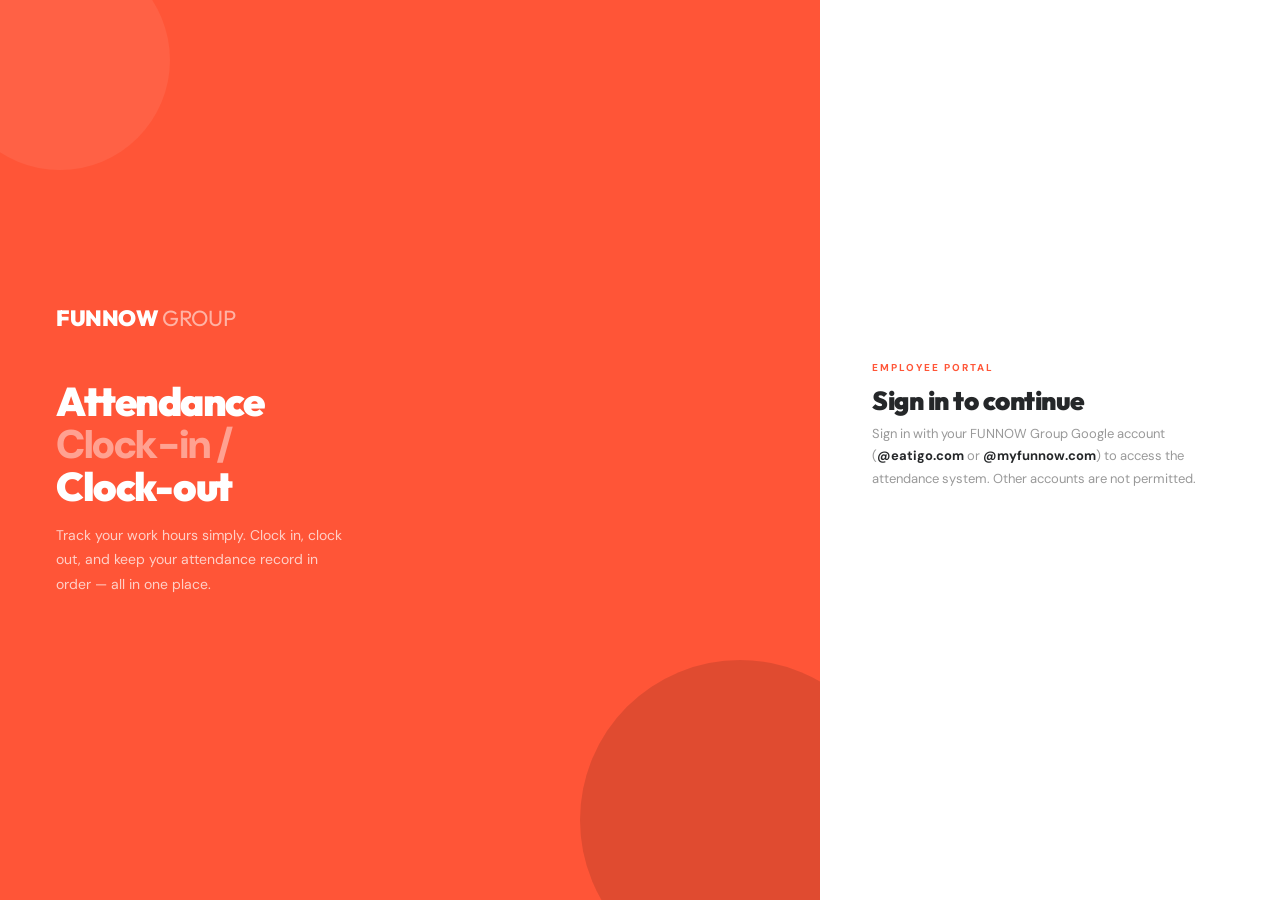
<file: index.html>
<!DOCTYPE html>
<html lang="en">
<head>
  <meta charset="UTF-8">
  <meta name="viewport" content="width=device-width, initial-scale=1.0">
  <title>FUNNOW Group — Attendance</title>

  <!-- Google fonts -->
  <link href="https://fonts.googleapis.com/css2?family=Outfit:wght@400;600;700;800;900&family=DM+Sans:opsz,wght@9..40,400;9..40,500;9..40,600&display=swap" rel="stylesheet">

  <!-- Google Identity Services (Google Sign-In) -->
  <script src="https://accounts.google.com/gsi/client" async></script>

  <!-- App stylesheets (load order matters: tokens → base → components → views) -->
  <link rel="stylesheet" href="assets/css/tokens.css?v=20260510">
  <link rel="stylesheet" href="assets/css/base.css?v=20260510">
  <link rel="stylesheet" href="assets/css/components.css?v=20260510">
  <link rel="stylesheet" href="assets/css/views.css?v=20260510">
</head>
<body>

<!-- ═══════════════════════════════════════════════
     VIEW · Employee login
     ═══════════════════════════════════════════════ -->
<div id="v-login" class="view" style="display:flex">
  <div class="l-left">
    <div class="lc">
      <div class="ll-brand">
        <span class="ll-fn">FUNNOW</span><span class="ll-gr"> GROUP</span>
      </div>
      <h1 class="l-h">Attendance<br><span>Clock-in /</span><br>Clock-out</h1>
      <p class="l-p">Track your work hours simply. Clock in, clock out, and keep your attendance record in order — all in one place.</p>
    </div>
  </div>
  <div class="l-right">
    <p class="l-tag">Employee Portal</p>
    <h2 class="l-title hf">Sign in to continue</h2>
    <p class="l-sub">Sign in with your FUNNOW Group Google account (<strong>@eatigo.com</strong> or <strong>@myfunnow.com</strong>) to access the attendance system. Other accounts are not permitted.</p>
    <div id="g_id_onload"
      data-client_id="833536628314-kciu975apuhvd5c64df197tdg4p91hai.apps.googleusercontent.com"
      data-callback="handleGoogleLogin"
      data-auto_prompt="false">
    </div>
    <div class="g_id_signin"
      data-type="standard"
      data-size="large"
      data-theme="outline"
      data-text="sign_in_with"
      data-shape="rectangular"
      data-logo_alignment="left"
      data-width="348">
    </div>
    <div class="fe" id="le-err"></div>
  </div>
</div>

<!-- ═══════════════════════════════════════════════
     VIEW · Employee home
     ═══════════════════════════════════════════════ -->
<div id="v-home" class="view">
  <div class="nav">
    <div class="nav-brand">
      <span class="nav-fn">FUNNOW</span><span class="nav-gr"> GROUP</span>
      <span class="nav-sep">/</span>
      <span class="nav-pg">Attendance</span>
    </div>
    <div class="nav-r">
      <span class="nav-nm" id="nav-nm"></span>
      <div class="nav-av" id="nav-av">?</div>

      <button class="gb gb-ol inbox-btn" id="h-inbox-nav" style="display:none;" title="Pending Requests">
        📥 <span class="badge" id="nav-req-badge" style="display:none;">0</span>
      </button>
      <button class="gb gb-ol" id="h-admin-nav" style="display:none; color: var(--pu); border-color: rgba(99, 102, 241, 0.4);">Admin Dashboard</button>

      <button class="gb gb-ol" id="h-out">Sign Out</button>
    </div>
  </div>
  <div class="home-body">
    <div class="lp">
      <div class="clock-card">
        <div class="ci">
          <div class="c-lbl">Taiwan Time · UTC+8</div>
          <div class="c-time" id="clk">--:--:--</div>
          <div class="c-date" id="cld">—</div>
        </div>
      </div>
      <div class="sc">
        <div class="uc-row">
          <div class="uc-av" id="uc-av">?</div>
          <div>
            <div class="uc-name" id="uc-name">—</div>
            <div class="uc-email" id="uc-email">—</div>
          </div>
        </div>
      </div>
      <div class="sc">
        <div class="sc-lbl">Work Location</div>
        <div class="mc-btns" id="mc-btns">
          <button class="mc-btn active" data-mode="Office">Office</button>
          <button class="mc-btn" data-mode="Work from Home">Work from Home</button>
          <button class="mc-btn" data-mode="Business Trip">Business Trip</button>
        </div>
      </div>
      <div class="sc">
        <div class="sc-lbl">Actions</div>
        <div class="ac-btns">
          <button class="ac-btn ac-in" id="btn-in">Clock In</button>
          <button class="ac-btn ac-dis" id="btn-out" disabled>Clock Out</button>
        </div>
        <div class="ac-note" id="ac-note"></div>
      </div>
      <div class="sc" id="today-card" style="display:none">
        <div class="sc-lbl">Today's Record</div>
        <div class="td-grid">
          <div class="td-item"><div class="td-lbl">Clock In</div><div class="td-val" id="td-in" style="color:var(--or)">—</div></div>
          <div class="td-item"><div class="td-lbl">Clock Out</div><div class="td-val" id="td-out">—</div></div>
          <div class="td-item"><div class="td-lbl">Duration</div><div class="td-val" id="td-dur" style="color:var(--pu)">—</div></div>
          <div class="td-item"><div class="td-lbl">Location</div><div class="td-val" id="td-mode" style="color:var(--ok);font-size:11px;font-weight:700">—</div></div>
        </div>
      </div>
    </div>
    <div class="rp">
      <div class="rp-hdr">
        <div>
          <div class="rp-title hf">Attendance History <span class="sync-badge sync-ok" id="sync-badge">Synced</span></div>
          <div class="rp-sub" id="rp-sub">Your personal records</div>
        </div>
        <button class="exp-btn" id="h-exp">Export CSV</button>
      </div>
      <div class="filter-row">
        <input type="date" id="f-from" class="fi2" title="From date">
        <span style="color:#bbb;font-size:12px">to</span>
        <input type="date" id="f-to" class="fi2" title="To date">
        <select id="f-mode" class="fi2">
          <option value="">All Locations</option>
          <option value="Office">Office</option>
          <option value="Work from Home">Work from Home</option>
          <option value="Business Trip">Business Trip</option>
        </select>
        <button class="clr-btn" id="f-clr" style="display:none">Clear</button>
      </div>
      <div class="hw">
        <table>
          <thead><tr>
            <th>Date</th><th>Clock In</th><th>Clock Out</th>
            <th>Total Hours</th><th>Work Location</th>
          </tr></thead>
          <tbody id="hist-body">
            <tr class="nr"><td colspan="5">No records yet — clock in to get started.</td></tr>
          </tbody>
        </table>
      </div>
    </div>
  </div>
</div>

<!-- ═══════════════════════════════════════════════
     MODAL · Edit-request submission
     ═══════════════════════════════════════════════ -->
<div id="edit-modal" class="modal-overlay">
  <div class="modal">
    <h3>Request Time Edit</h3>
    <p>Submit a request to your HR Admin to correct an accidental click or forgotten punch.</p>

    <label class="fl">Field to Change</label>
    <select id="edit-field">
      <option value="Clock In">Clock In Time</option>
      <option value="Clock Out">Clock Out Time</option>
      <option value="Location">Work Location</option>
    </select>

    <label class="fl" id="edit-value-label">Proposed Correct Time</label>
    <div id="edit-value-time-row" style="display:flex; gap:10px; align-items:center; margin-bottom:16px;">
      <select id="edit-value-hour" class="fi" style="margin-bottom:0; flex:1; font-family: 'Outfit', sans-serif; font-size: 15px;"></select>
      <span style="font-family:'Outfit',sans-serif; font-weight:900; font-size:24px; color:#999;">:</span>
      <select id="edit-value-minute" class="fi" style="margin-bottom:0; flex:1; font-family: 'Outfit', sans-serif; font-size: 15px;"></select>
    </div>
    <select id="edit-value-location" class="fi" style="display:none">
      <option value="Office">Office</option>
      <option value="Work from Home">Work from Home</option>
      <option value="Business Trip">Business Trip</option>
    </select>

    <label class="fl">Reason for change</label>
    <textarea id="edit-reason" rows="2" placeholder="e.g., Forgot to clock in, accidentally double-clicked..."></textarea>

    <div class="modal-btns">
      <button class="btn-cancel" onclick="closeEditModal()">Cancel</button>
      <button class="btn-submit" id="submit-edit-btn">Send Request</button>
    </div>
  </div>
</div>

<!-- Phase 3 · The master-password #v-admin-login view was removed. Admin
     access is now granted exclusively via Google Sign-In + Admins-sheet
     whitelist + server-side ID-token verification. -->


<!-- ═══════════════════════════════════════════════
     VIEW · Admin dashboard
     ═══════════════════════════════════════════════ -->
<div id="v-admin-dash" class="view">
  <div class="nav">
    <div class="nav-brand">
      <span class="nav-fn">FUNNOW</span><span class="nav-gr"> GROUP</span>
      <span class="nav-sep">/</span>
      <span class="nav-pg">Admin Dashboard</span>
    </div>
    <div class="nav-r">
      <button class="gb gb-ol" id="ad-back">← Back to Portal</button>
    </div>
  </div>
  <div class="ad-body">

    <div class="ad-tabs">
      <button class="ad-tab active" id="btn-tab-records" onclick="switchAdTab('records')">Attendance Records</button>
      <button class="ad-tab" id="btn-tab-requests" onclick="switchAdTab('requests')">
        Inbox & Requests <span class="badge" id="tab-req-badge" style="display:none; margin-left: 4px;">0</span>
      </button>
      <button class="ad-tab" id="btn-tab-roles" onclick="switchAdTab('roles')">Admin Roles</button>
    </div>

    <div id="tab-records" class="ad-tab-content active">
      <div class="stats-row">
        <div class="st"><div class="st-lbl">Total Records</div><div class="st-n" id="s-tot" style="color:var(--or)">0</div><div class="st-s">All time</div></div>
        <div class="st"><div class="st-lbl">Clocked In Today</div><div class="st-n" id="s-in" style="color:var(--pu)">0</div><div class="st-s">Active</div></div>
        <div class="st"><div class="st-lbl">Completed Today</div><div class="st-n" id="s-done" style="color:var(--ok)">0</div><div class="st-s">Clocked out</div></div>
        <div class="st"><div class="st-lbl">Showing</div><div class="st-n" id="s-show" style="color:var(--bk)">0</div><div class="st-s">Current view</div></div>
      </div>
      <div class="filter-row">
        <select id="af-person" class="fi2"><option value="">All Employees</option></select>
        <input type="date" id="af-from" class="fi2" title="From">
        <span style="color:#bbb;font-size:12px">to</span>
        <input type="date" id="af-to" class="fi2" title="To">
        <select id="af-mode" class="fi2">
          <option value="">All Locations</option>
          <option value="Office">Office</option>
          <option value="Work from Home">Work from Home</option>
          <option value="Business Trip">Business Trip</option>
        </select>
        <button class="clr-btn" id="af-clr" style="display:none">Clear filters</button>
        <button class="exp-btn" style="margin-left:auto" id="ad-exp">Export CSV</button>
      </div>
      <div class="hw" style="margin-bottom: 32px;">
        <table>
          <colgroup>
            <col style="width:12%"><col style="width:17%"><col style="width:12%">
            <col style="width:10%"><col style="width:10%"><col style="width:9%">
            <col style="width:14%"><col style="width:8%">
          </colgroup>
          <thead><tr>
            <th>Name</th><th>Email</th><th>Date</th>
            <th>Clock In</th><th>Clock Out</th><th>Total Hours</th>
            <th>Work Location</th><th>Status</th>
          </tr></thead>
          <tbody id="ad-body"><tr class="nr"><td colspan="8">No records yet</td></tr></tbody>
        </table>
      </div>
    </div>

    <div id="tab-requests" class="ad-tab-content">
      <div class="hw" style="margin-bottom: 32px;">
        <table>
          <thead><tr>
            <th>Employee</th><th>Date</th><th>Field</th><th>Proposed Value</th><th>Reason</th><th>Actions</th>
          </tr></thead>
          <tbody id="admin-requests-body">
            <tr class="nr"><td colspan="6">No pending requests at the moment.</td></tr>
          </tbody>
        </table>
      </div>
    </div>

    <div id="tab-roles" class="ad-tab-content">
      <div class="hw" style="padding: 24px;">
        <p style="font-size: 13px; color: #666; margin-bottom: 20px;">Authorized admins can access this dashboard directly via the Employee Portal without needing the master password.</p>
        <div style="display: flex; gap: 10px; margin-bottom: 24px; align-items: center;">
          <input type="text" id="new-admin-email" class="fi" placeholder="hr.manager@funnow.com" style="max-width: 320px; margin-bottom: 0;">
          <button class="btn-submit" onclick="addAdminRole()">Grant Admin Access</button>
        </div>
        <table style="max-width: 600px; border: 1px solid var(--gy-lt); border-radius: 8px;">
          <thead><tr><th>Authorized Admin Email</th><th style="text-align:right">Action</th></tr></thead>
          <tbody id="admin-list-body">
            <tr class="nr"><td colspan="2">Loading admins...</td></tr>
          </tbody>
        </table>
      </div>
    </div>

  </div>
</div>

<!-- Toast notification target -->
<div id="toast"></div>

<!-- ═══════════════════════════════════════════════
     APP SCRIPTS
     Load order matters: config → utils → state → api → router →
     auth → views → main. All are classic (non-module) scripts so
     top-level let/const declarations are shared across files via
     the global lexical environment.
     ═══════════════════════════════════════════════ -->
<script src="js/config.js?v=20260510"></script>
<script src="js/utils.js?v=20260510"></script>
<script src="js/state.js?v=20260510"></script>
<script src="js/api.js?v=20260519"></script>
<script src="js/router.js?v=20260510"></script>
<script src="js/auth.js?v=20260519"></script>
<script src="js/views/login.js?v=20260510"></script>
<script src="js/views/home.js?v=20260510"></script>
<script src="js/views/admin.js?v=20260510"></script>
<script src="js/main.js?v=20260510"></script>
</body>
</html>
</file>
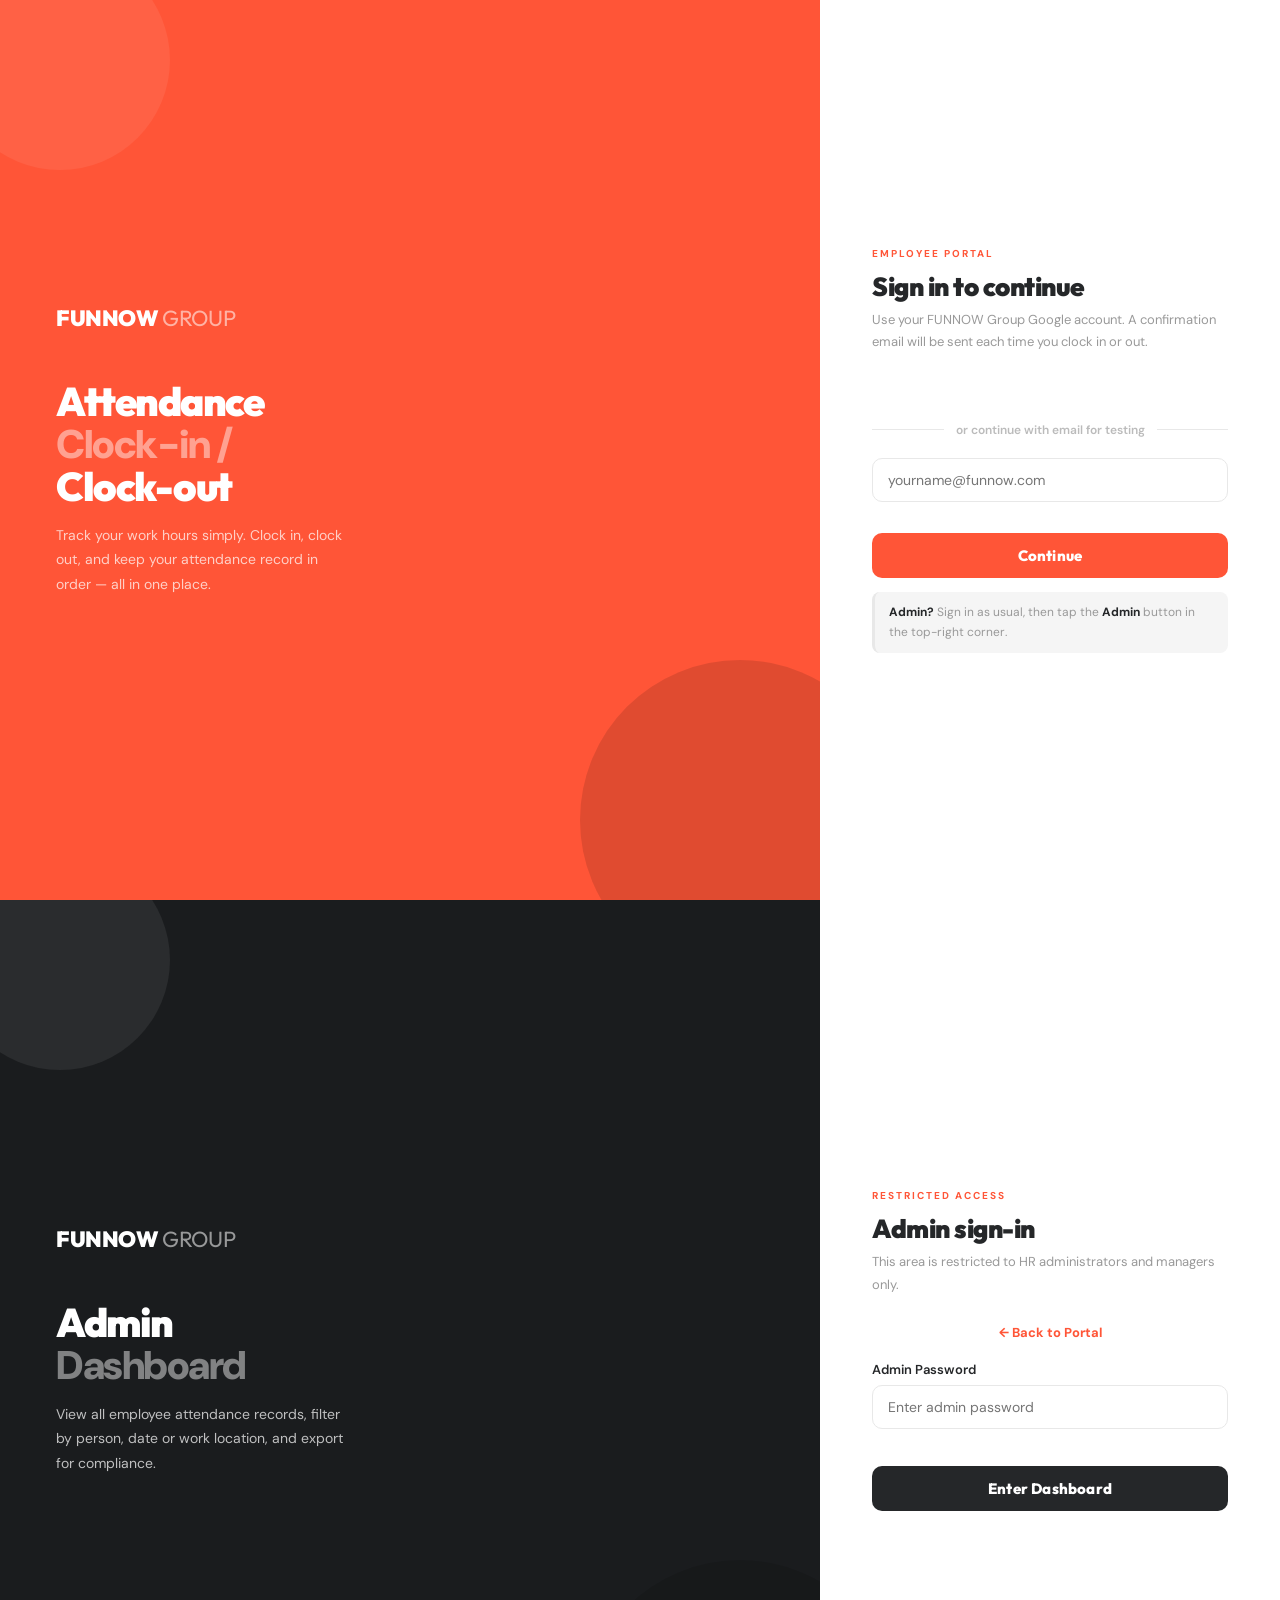
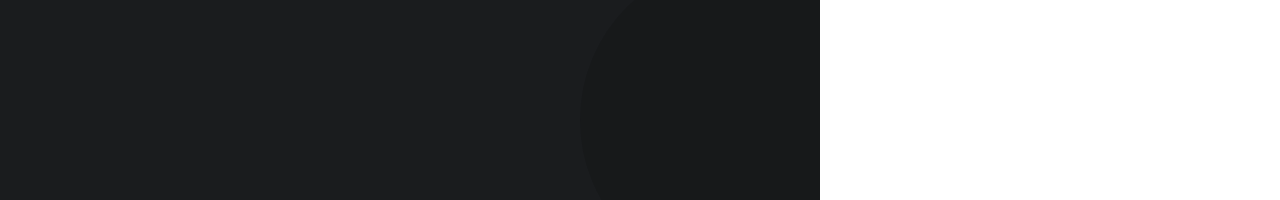
<file: funnow_attendance.html>
<!DOCTYPE html>
<html lang="en">
<head>
<meta charset="UTF-8">
<meta name="viewport" content="width=device-width, initial-scale=1.0">
<title>FUNNOW Group — Attendance</title>
<link href="https://fonts.googleapis.com/css2?family=Outfit:wght@400;600;700;800;900&family=DM+Sans:opsz,wght@9..40,400;9..40,500;9..40,600&display=swap" rel="stylesheet">
<script src="https://accounts.google.com/gsi/client" async></script>
<style>
*,*::before,*::after{box-sizing:border-box;margin:0;padding:0}
:root{
  --or:#FF5537;--or-h:#E8402A;--or-lt:#FFF1EE;
  --bk:#252729;--bk2:#1A1C1E;
  --gy:#C1C1C2;--gy-lt:#F5F5F5;--gy-md:#E8E8E8;
  --ok:#16A34A;--ok-lt:#DCFCE7;
  --wn:#D97706;--wn-lt:#FEF3C7;
  --pu:#6366F1;--pu-lt:#EEF2FF;
  --rd:#DC2626;
}
*{font-family:"DM Sans",-apple-system,sans-serif;-webkit-font-smoothing:antialiased;color:var(--bk)}
body{background:var(--gy-lt);min-height:100vh}
.hf{font-family:"Outfit",sans-serif}
.view{display:none;min-height:100vh}

/* NAV */
.nav{height:56px;background:var(--bk2);display:flex;align-items:center;justify-content:space-between;padding:0 28px;position:sticky;top:0;z-index:200;border-bottom:1px solid rgba(255,255,255,.06)}
.nav-brand{display:flex;align-items:center;gap:6px}
.nav-fn{font-family:"Outfit",sans-serif;font-weight:900;font-size:16px;color:#fff;letter-spacing:-.3px}
.nav-gr{font-family:"Outfit",sans-serif;font-weight:400;font-size:16px;color:rgba(255,255,255,.55);letter-spacing:-.1px}
.nav-sep{color:rgba(255,255,255,.2);margin:0 8px;font-size:13px}
.nav-pg{color:var(--gy);font-size:13px}
.nav-r{display:flex;align-items:center;gap:10px}
.nav-av{width:30px;height:30px;background:var(--or);border-radius:50%;display:flex;align-items:center;justify-content:center;font-family:"Outfit",sans-serif;font-weight:800;font-size:11px;color:#fff}
.nav-nm{color:rgba(255,255,255,.5);font-size:13px;max-width:150px;overflow:hidden;text-overflow:ellipsis;white-space:nowrap}
.gb{padding:7px 15px;border-radius:7px;font-size:12px;font-family:"Outfit",sans-serif;font-weight:700;cursor:pointer;transition:all .15s;border:none;letter-spacing:.2px}
.gb-ol{background:transparent;border:1px solid rgba(255,255,255,.18);color:rgba(255,255,255,.65)}
.gb-ol:hover{border-color:rgba(255,255,255,.4);color:#fff;background:rgba(255,255,255,.07)}
.gb-or{background:var(--or);color:#fff}
.gb-or:hover{background:var(--or-h)}

/* LOGIN SPLIT */
#v-login,#v-admin-login{display:flex;min-height:100vh}
.l-left{flex:1;background:var(--or);display:flex;flex-direction:column;justify-content:center;padding:64px 56px;position:relative;overflow:hidden}
.l-left.dk{background:var(--bk2)}
.l-left::before{content:"";position:absolute;right:-80px;bottom:-80px;width:320px;height:320px;background:rgba(0,0,0,.12);border-radius:50%}
.l-left::after{content:"";position:absolute;left:-50px;top:-50px;width:220px;height:220px;background:rgba(255,255,255,.07);border-radius:50%}
.lc{position:relative;z-index:1}
.ll-brand{margin-bottom:48px}
.ll-fn{font-family:"Outfit",sans-serif;font-weight:900;font-size:22px;color:#fff;letter-spacing:-.5px}
.ll-gr{font-family:"Outfit",sans-serif;font-weight:400;font-size:22px;color:rgba(255,255,255,.55);letter-spacing:-.2px}
.l-h{color:#fff;font-family:"Outfit",sans-serif;font-weight:900;font-size:40px;line-height:1.05;letter-spacing:-1.5px;margin-bottom:16px}
.l-h span{color:rgba(255,255,255,.45)}
.l-p{color:rgba(255,255,255,.72);font-size:14px;line-height:1.75;max-width:300px}
.l-right{width:460px;flex-shrink:0;background:#fff;display:flex;flex-direction:column;justify-content:center;padding:64px 52px}
.l-tag{font-size:10px;font-weight:700;letter-spacing:2px;text-transform:uppercase;color:var(--or);margin-bottom:10px}
.l-title{font-family:"Outfit",sans-serif;font-size:26px;font-weight:900;letter-spacing:-.5px;margin-bottom:6px}
.l-sub{font-size:13px;color:#999;line-height:1.7;margin-bottom:28px}
.fl{display:block;font-weight:600;font-size:13px;margin-bottom:7px}
.fi{width:100%;padding:12px 15px;border:1.5px solid var(--gy-md);border-radius:10px;font-size:14px;font-family:inherit;outline:none;transition:border-color .2s,box-shadow .2s}
.fi:focus{border-color:var(--or);box-shadow:0 0 0 3px rgba(255,85,55,.1)}
.fe{font-size:12px;color:var(--rd);margin-top:5px;min-height:16px}
.pb{width:100%;padding:13px;background:var(--or);color:#fff;border:none;border-radius:10px;font-size:15px;font-weight:800;font-family:"Outfit",sans-serif;cursor:pointer;transition:background .2s,transform .1s;margin-top:16px;letter-spacing:.2px}
.pb:hover{background:var(--or-h)}
.pb:active{transform:scale(.98)}
.pb.dk-btn{background:var(--bk)}
.pb.dk-btn:hover{opacity:.85}
.divd{display:flex;align-items:center;gap:12px;margin:20px 0}
.divd::before,.divd::after{content:"";flex:1;height:1px;background:var(--gy-md)}
.divd span{font-size:12px;color:#bbb;font-weight:600;white-space:nowrap}
.info-b{margin-top:14px;padding:11px 14px;background:var(--gy-lt);border-radius:8px;font-size:12px;color:#999;line-height:1.65;border-left:3px solid var(--gy-md)}
.info-b strong{color:var(--bk)}
.back-lnk{background:none;border:none;color:var(--or);cursor:pointer;font-size:13px;font-weight:700;font-family:inherit;padding:0;margin-bottom:20px;display:inline-block}

/* HOME */
#v-home{display:none}
.home-body{display:grid;grid-template-columns:300px 1fr;gap:20px;max-width:1140px;margin:0 auto;padding:28px 24px 60px}

/* LEFT PANEL */
.lp{display:flex;flex-direction:column;gap:14px}
.clock-card{background:var(--bk2);border-radius:18px;padding:26px;position:relative;overflow:hidden}
.clock-card::before{content:"";position:absolute;right:-40px;top:-40px;width:180px;height:180px;background:var(--or);border-radius:50%;opacity:.09}
.ci{position:relative;z-index:1}
.c-lbl{font-size:10px;font-weight:700;letter-spacing:1.8px;text-transform:uppercase;color:rgba(193,193,194,.6);margin-bottom:4px}
.c-time{font-family:"Outfit",sans-serif;font-size:50px;font-weight:900;color:#fff;letter-spacing:-2px;line-height:1}
.c-date{color:rgba(255,255,255,.4);font-size:12px;margin-top:6px}
.sc{background:#fff;border-radius:14px;padding:18px 20px;border:1px solid rgba(0,0,0,.05)}
.sc-lbl{font-size:10px;font-weight:700;text-transform:uppercase;letter-spacing:.8px;color:#bbb;margin-bottom:12px}
.uc-row{display:flex;align-items:center;gap:12px}
.uc-av{width:38px;height:38px;background:var(--or);border-radius:10px;display:flex;align-items:center;justify-content:center;font-family:"Outfit",sans-serif;font-weight:900;font-size:13px;color:#fff;flex-shrink:0}
.uc-ph{width:38px;height:38px;border-radius:10px;object-fit:cover;flex-shrink:0}
.uc-name{font-family:"Outfit",sans-serif;font-weight:800;font-size:14px;letter-spacing:-.3px}
.uc-email{font-size:11px;color:#999;margin-top:1px;overflow:hidden;text-overflow:ellipsis;white-space:nowrap;max-width:210px}
.mc-btns{display:flex;flex-direction:column;gap:7px}
.mc-btn{padding:10px 14px;border-radius:9px;border:1.5px solid var(--gy-md);background:#fff;color:#aaa;font-family:inherit;font-weight:600;font-size:13px;cursor:pointer;transition:all .18s;text-align:left}
.mc-btn.active{border-color:var(--or);background:var(--or-lt);color:var(--or)}
.mc-btn:hover:not(.active){border-color:#ccc;color:var(--bk)}
.ac-btns{display:flex;flex-direction:column;gap:9px}
.ac-btn{width:100%;padding:15px;border-radius:11px;border:none;font-family:"Outfit",sans-serif;font-size:16px;font-weight:900;cursor:pointer;transition:all .18s;letter-spacing:-.2px}
.ac-in{background:var(--or);color:#fff}
.ac-in:hover{background:var(--or-h);transform:translateY(-1px)}
.ac-out{background:var(--bk);color:#fff}
.ac-out:hover{opacity:.85;transform:translateY(-1px)}
.ac-dis{background:var(--gy-md);color:#bbb;cursor:not-allowed}
.ac-note{font-size:11px;color:#bbb;text-align:center;margin-top:8px;font-weight:600}
.td-grid{display:grid;grid-template-columns:1fr 1fr;gap:9px}
.td-item{background:var(--gy-lt);border-radius:9px;padding:12px}
.td-lbl{font-size:10px;color:#bbb;font-weight:700;text-transform:uppercase;letter-spacing:.5px;margin-bottom:4px}
.td-val{font-family:"Outfit",sans-serif;font-size:17px;font-weight:800;line-height:1.1}

/* RIGHT PANEL */
.rp-hdr{display:flex;align-items:flex-end;justify-content:space-between;margin-bottom:14px}
.rp-title{font-family:"Outfit",sans-serif;font-size:16px;font-weight:800;letter-spacing:-.3px}
.rp-sub{font-size:12px;color:#bbb;margin-top:2px}
.exp-btn{background:var(--or);color:#fff;border:none;padding:8px 16px;border-radius:8px;cursor:pointer;font-family:"Outfit",sans-serif;font-size:12px;font-weight:800;transition:background .2s}
.exp-btn:hover{background:var(--or-h)}
.filter-row{display:flex;align-items:center;gap:10px;margin-bottom:12px;flex-wrap:wrap}
.fi2{padding:8px 12px;border-radius:8px;border:1.5px solid var(--gy-md);font-family:inherit;font-size:13px;outline:none;transition:border-color .2s;background:#fff;color:var(--bk)}
.fi2:focus{border-color:var(--or)}
.clr-btn{background:none;border:1.5px solid var(--gy-md);padding:7px 13px;border-radius:8px;cursor:pointer;font-family:inherit;font-size:12px;color:#888;transition:all .15s}
.clr-btn:hover{background:var(--gy-lt)}
.hw{background:#fff;border-radius:16px;overflow:hidden;border:1px solid rgba(0,0,0,.07)}
table{width:100%;border-collapse:collapse}
thead tr{background:var(--bk2)}
thead th{padding:12px 16px;text-align:left;color:rgba(255,255,255,.5);font-size:10px;font-weight:700;text-transform:uppercase;letter-spacing:.8px;white-space:nowrap}
tbody tr{border-bottom:1px solid var(--gy-lt);transition:background .12s}
tbody tr:hover{background:#FAFAFA}
tbody tr:last-child{border-bottom:none}
tbody td{padding:13px 16px;font-size:13px}
.nr td{padding:48px;text-align:center;color:var(--gy);font-style:italic}

/* ADMIN */
#v-admin-dash{display:none}
.ad-body{max-width:1140px;margin:0 auto;padding:28px 24px 60px}
.ad-hdr{margin-bottom:22px}
.ad-hdr h2{font-family:"Outfit",sans-serif;font-size:22px;font-weight:900;letter-spacing:-.5px}
.ad-hdr p{color:#999;font-size:13px;margin-top:3px}
.stats-row{display:grid;grid-template-columns:repeat(4,1fr);gap:14px;margin-bottom:22px}
.st{background:#fff;border-radius:13px;padding:18px 22px;border:1px solid rgba(0,0,0,.05)}
.st-lbl{font-size:10px;font-weight:700;text-transform:uppercase;letter-spacing:.8px;color:#bbb;margin-bottom:6px}
.st-n{font-family:"Outfit",sans-serif;font-size:34px;font-weight:900;line-height:1;letter-spacing:-1px}
.st-s{font-size:11px;color:#bbb;margin-top:3px}
.pill{display:inline-block;padding:3px 10px;border-radius:20px;font-size:11px;font-weight:700}
.p-ok{background:var(--ok-lt);color:var(--ok)}
.p-pr{background:var(--pu-lt);color:var(--pu)}

/* SYNC INDICATOR */
.sync-badge{display:inline-flex;align-items:center;gap:6px;font-size:11px;font-weight:600;padding:4px 10px;border-radius:20px;margin-left:10px}
.sync-ok{background:var(--ok-lt);color:var(--ok)}
.sync-err{background:#FEE2E2;color:var(--rd)}
.sync-ing{background:var(--pu-lt);color:var(--pu)}

/* TOAST */
#toast{display:none;position:fixed;bottom:28px;left:50%;transform:translateX(-50%);padding:11px 22px;border-radius:50px;font-weight:700;font-size:13px;z-index:9999;white-space:nowrap;color:#fff;animation:fu .25s ease;box-shadow:0 4px 20px rgba(0,0,0,.2)}
@keyframes fu{from{opacity:0;transform:translateX(-50%) translateY(8px)}to{opacity:1;transform:translateX(-50%) translateY(0)}}

@media(max-width:900px){
  .home-body{grid-template-columns:1fr}
  #v-login,#v-admin-login{flex-direction:column}
  .l-left{padding:40px 32px}
  .l-right{width:100%;padding:36px 32px}
  .l-h{font-size:30px}
  .stats-row{grid-template-columns:1fr 1fr}
  .c-time{font-size:44px}
  .nav{padding:0 16px}
}
</style>
</head>
<body>

<!-- LOGIN -->
<div id="v-login" class="view" style="display:flex">
  <div class="l-left">
    <div class="lc">
      <div class="ll-brand">
        <span class="ll-fn">FUNNOW</span><span class="ll-gr"> GROUP</span>
      </div>
      <h1 class="l-h">Attendance<br><span>Clock-in /</span><br>Clock-out</h1>
      <p class="l-p">Track your work hours simply. Clock in, clock out, and keep your attendance record in order — all in one place.</p>
    </div>
  </div>
  <div class="l-right">
    <p class="l-tag">Employee Portal</p>
    <h2 class="l-title hf">Sign in to continue</h2>
    <p class="l-sub">Use your FUNNOW Group Google account. A confirmation email will be sent each time you clock in or out.</p>
    <div id="g_id_onload"
      data-client_id="833536628314-kciu975apuhvd5c64df197tdg4p91hai.apps.googleusercontent.com"
      data-callback="handleGoogleLogin"
      data-auto_prompt="false">
    </div>
    <div class="g_id_signin"
      data-type="standard"
      data-size="large"
      data-theme="outline"
      data-text="sign_in_with"
      data-shape="rectangular"
      data-logo_alignment="left"
      data-width="348">
    </div>
    <div class="fe" id="le-err"></div>
    <div class="divd"><span>or continue with email for testing</span></div>
    <input type="text" id="le" class="fi" placeholder="yourname@funnow.com">
    <div class="fe" id="le-err2"></div>
    <button class="pb" id="l-btn" style="margin-top:10px">Continue</button>
    <div class="info-b" style="margin-top:14px"><strong>Admin?</strong> Sign in as usual, then tap the <strong>Admin</strong> button in the top-right corner.</div>
  </div>
</div>

<!-- HOME -->
<div id="v-home" class="view">
  <div class="nav">
    <div class="nav-brand">
      <span class="nav-fn">FUNNOW</span><span class="nav-gr"> GROUP</span>
      <span class="nav-sep">/</span>
      <span class="nav-pg">Attendance</span>
    </div>
    <div class="nav-r">
      <span class="nav-nm" id="nav-nm"></span>
      <div class="nav-av" id="nav-av">?</div>
      <button class="gb gb-ol" id="h-admin">Admin</button>
      <button class="gb gb-ol" id="h-out">Sign Out</button>
    </div>
  </div>
  <div class="home-body">
    <div class="lp">
      <div class="clock-card">
        <div class="ci">
          <div class="c-lbl">Taiwan Time · UTC+8</div>
          <div class="c-time" id="clk">--:--:--</div>
          <div class="c-date" id="cld">—</div>
        </div>
      </div>
      <div class="sc">
        <div class="uc-row">
          <div class="uc-av" id="uc-av">?</div>
          <div>
            <div class="uc-name" id="uc-name">—</div>
            <div class="uc-email" id="uc-email">—</div>
          </div>
        </div>
      </div>
      <div class="sc">
        <div class="sc-lbl">Work Location</div>
        <div class="mc-btns" id="mc-btns">
          <button class="mc-btn active" data-mode="Office">Office</button>
          <button class="mc-btn" data-mode="Work from Home">Work from Home</button>
          <button class="mc-btn" data-mode="Business Trip">Business Trip</button>
        </div>
      </div>
      <div class="sc">
        <div class="sc-lbl">Actions</div>
        <div class="ac-btns">
          <button class="ac-btn ac-in" id="btn-in">Clock In</button>
          <button class="ac-btn ac-dis" id="btn-out" disabled>Clock Out</button>
        </div>
        <div class="ac-note" id="ac-note"></div>
      </div>
      <div class="sc" id="today-card" style="display:none">
        <div class="sc-lbl">Today's Record</div>
        <div class="td-grid">
          <div class="td-item"><div class="td-lbl">Clock In</div><div class="td-val" id="td-in" style="color:var(--or)">—</div></div>
          <div class="td-item"><div class="td-lbl">Clock Out</div><div class="td-val" id="td-out">—</div></div>
          <div class="td-item"><div class="td-lbl">Duration</div><div class="td-val" id="td-dur" style="color:var(--pu)">—</div></div>
          <div class="td-item"><div class="td-lbl">Location</div><div class="td-val" id="td-mode" style="color:var(--ok);font-size:11px;font-weight:700">—</div></div>
        </div>
      </div>
    </div>
    <div class="rp">
      <div class="rp-hdr">
        <div>
          <div class="rp-title hf">Attendance History <span class="sync-badge sync-ok" id="sync-badge">Synced</span></div>
          <div class="rp-sub" id="rp-sub">Your personal records</div>
        </div>
        <button class="exp-btn" id="h-exp">Export CSV</button>
      </div>
      <div class="filter-row">
        <input type="date" id="f-from" class="fi2" title="From date">
        <span style="color:#bbb;font-size:12px">to</span>
        <input type="date" id="f-to" class="fi2" title="To date">
        <select id="f-mode" class="fi2">
          <option value="">All Locations</option>
          <option value="Office">Office</option>
          <option value="Work from Home">Work from Home</option>
          <option value="Business Trip">Business Trip</option>
        </select>
        <button class="clr-btn" id="f-clr" style="display:none">Clear</button>
      </div>
      <div class="hw">
        <table>
          <thead><tr>
            <th>Date</th><th>Clock In</th><th>Clock Out</th>
            <th>Total Hours</th><th>Work Location</th>
          </tr></thead>
          <tbody id="hist-body">
            <tr class="nr"><td colspan="5">No records yet — clock in to get started.</td></tr>
          </tbody>
        </table>
      </div>
    </div>
  </div>
</div>

<!-- ADMIN LOGIN -->
<div id="v-admin-login" class="view">
  <div class="l-left dk">
    <div class="lc">
      <div class="ll-brand" style="margin-bottom:48px">
        <span class="ll-fn">FUNNOW</span><span class="ll-gr"> GROUP</span>
      </div>
      <h1 class="l-h">Admin<br><span>Dashboard</span></h1>
      <p class="l-p">View all employee attendance records, filter by person, date or work location, and export for compliance.</p>
    </div>
  </div>
  <div class="l-right">
    <p class="l-tag">Restricted Access</p>
    <h2 class="l-title hf">Admin sign-in</h2>
    <p class="l-sub">This area is restricted to HR administrators and managers only.</p>
    <button id="al-back" class="back-lnk">← Back to Portal</button>
    <label class="fl" for="al-pwd">Admin Password</label>
    <input type="password" id="al-pwd" class="fi" placeholder="Enter admin password">
    <div class="fe" id="al-err"></div>
    <button class="pb dk-btn" id="al-enter">Enter Dashboard</button>
  </div>
</div>

<!-- ADMIN DASH -->
<div id="v-admin-dash" class="view">
  <div class="nav">
    <div class="nav-brand">
      <span class="nav-fn">FUNNOW</span><span class="nav-gr"> GROUP</span>
      <span class="nav-sep">/</span>
      <span class="nav-pg">Admin Dashboard</span>
    </div>
    <div class="nav-r">
      <button class="gb gb-ol" id="ad-back">← Back to Portal</button>
    </div>
  </div>
  <div class="ad-body">
    <div class="ad-hdr">
      <h2>Attendance Records</h2>
      <p>Taiwan Operations · All employee data — synced to Google Sheets</p>
    </div>
    <div class="stats-row">
      <div class="st"><div class="st-lbl">Total Records</div><div class="st-n" id="s-tot" style="color:var(--or)">0</div><div class="st-s">All time</div></div>
      <div class="st"><div class="st-lbl">Clocked In Today</div><div class="st-n" id="s-in" style="color:var(--pu)">0</div><div class="st-s">Active</div></div>
      <div class="st"><div class="st-lbl">Completed Today</div><div class="st-n" id="s-done" style="color:var(--ok)">0</div><div class="st-s">Clocked out</div></div>
      <div class="st"><div class="st-lbl">Showing</div><div class="st-n" id="s-show" style="color:var(--bk)">0</div><div class="st-s">Current view</div></div>
    </div>
    <div class="filter-row">
      <select id="af-person" class="fi2"><option value="">All Employees</option></select>
      <input type="date" id="af-from" class="fi2" title="From">
      <span style="color:#bbb;font-size:12px">to</span>
      <input type="date" id="af-to" class="fi2" title="To">
      <select id="af-mode" class="fi2">
        <option value="">All Locations</option>
        <option value="Office">Office</option>
        <option value="Work from Home">Work from Home</option>
        <option value="Business Trip">Business Trip</option>
      </select>
      <button class="clr-btn" id="af-clr" style="display:none">Clear filters</button>
      <button class="exp-btn" style="margin-left:auto" id="ad-exp">Export CSV</button>
    </div>
    <div class="hw">
      <table>
        <colgroup>
          <col style="width:12%"><col style="width:17%"><col style="width:12%">
          <col style="width:10%"><col style="width:10%"><col style="width:9%">
          <col style="width:14%"><col style="width:8%">
        </colgroup>
        <thead><tr>
          <th>Name</th><th>Email</th><th>Date</th>
          <th>Clock In</th><th>Clock Out</th><th>Total Hours</th>
          <th>Work Location</th><th>Status</th>
        </tr></thead>
        <tbody id="ad-body"><tr class="nr"><td colspan="8">No records yet</td></tr></tbody>
      </table>
    </div>
  </div>
</div>

<div id="toast"></div>

<script>
// ═══════════════════════════════════════════════
// CONFIG — paste your Apps Script URL below after setup
// ═══════════════════════════════════════════════
const APPS_SCRIPT_URL = "https://script.google.com/a/macros/eatigo.com/s/AKfycbw3MkJM1QlhFQ8_OlJp5sCyP32ryIZt0qY3oGoR8pow7pih-LCGaLRuK65To1d75gW6Nw/exec";
const PWD   = "FunNow@Admin25";
const LOCAL = "fn_att_v5";
const GMAIL = "https://gmailmcp.googleapis.com/mcp/v1";

let U = null, MODE = "Office", BUSY = false;
let records = [];
let fFrom="", fTo="", fMode="", afPerson="", afFrom="", afTo="", afMode="";

// ── Helpers ──
const getTW  = () => { const u=Date.now()+new Date().getTimezoneOffset()*60000; return new Date(u+8*3600000); };
const tStr   = d => [d.getHours(),d.getMinutes(),d.getSeconds()].map(n=>String(n).padStart(2,"0")).join(":");
const t4     = d => [d.getHours(),d.getMinutes()].map(n=>String(n).padStart(2,"0")).join(":");
const dKey   = d => [d.getFullYear(),String(d.getMonth()+1).padStart(2,"0"),String(d.getDate()).padStart(2,"0")].join("-");
const dLong  = d => d.toLocaleDateString("en-US",{weekday:"long",month:"long",day:"numeric",year:"numeric"});
const dDisp  = s => { const [y,m,day]=s.split("-"); return dLong(new Date(+y,+m-1,+day)); };
const dur    = (a,b) => { const ms=new Date(b)-new Date(a),h=Math.floor(ms/3600000),m=Math.floor((ms%3600000)/60000); return h+"h "+m+"m"; };
const nameF  = e => e.includes("@")?e.split("@")[0].replace(/[._]/g," ").replace(/\b\w/g,c=>c.toUpperCase()):"Admin";
const inits  = n => n.split(" ").slice(0,2).map(p=>p[0]||"").join("").toUpperCase()||"?";

// ── Local storage fallback ──
const loadLocal = () => { try{ return JSON.parse(localStorage.getItem(LOCAL)||"[]"); }catch{ return []; } };
const saveLocal = r => localStorage.setItem(LOCAL, JSON.stringify(r));

// ── Google Sheets sync ──
const SHEETS_READY = APPS_SCRIPT_URL !== "YOUR_APPS_SCRIPT_URL_HERE";

function setSyncBadge(state){
  const b = document.getElementById("sync-badge");
  if(!b) return;
  b.className = "sync-badge";
  if(state==="ok"){ b.classList.add("sync-ok"); b.textContent="Synced"; }
  else if(state==="err"){ b.classList.add("sync-err"); b.textContent="Offline mode"; }
  else { b.classList.add("sync-ing"); b.textContent="Syncing..."; }
}

async function pushToSheet(rec){
  if(!SHEETS_READY){ setSyncBadge("err"); return; }
  setSyncBadge("ing");
  try{
    await fetch(APPS_SCRIPT_URL, {
      method:"POST",
      mode:"no-cors",
      headers:{"Content-Type":"application/json"},
      body: JSON.stringify({action:"upsert", record: rec})
    });
    setSyncBadge("ok");
  } catch(e){ setSyncBadge("err"); }
}

async function fetchFromSheet(){
  if(!SHEETS_READY){ records = loadLocal(); return; }
  setSyncBadge("ing");
  try{
    const r = await fetch(APPS_SCRIPT_URL+"?action=getAll");
    const data = await r.json();
    records = Array.isArray(data) ? data : loadLocal();
    saveLocal(records);
    setSyncBadge("ok");
  } catch(e){
    records = loadLocal();
    setSyncBadge("err");
  }
}

async function fetchUserRecords(){
  if(!SHEETS_READY){ records = loadLocal(); renderHistTable(); return; }
  setSyncBadge("ing");
  try{
    const r = await fetch(`${APPS_SCRIPT_URL}?action=getByEmail&email=${encodeURIComponent(U.email)}`);
    const data = await r.json();
    const myRecs = Array.isArray(data) ? data : [];
    // merge with local cache keeping user's records fresh
    const otherRecs = loadLocal().filter(x => x.email !== U.email);
    records = [...otherRecs, ...myRecs];
    saveLocal(records);
    setSyncBadge("ok");
  } catch(e){
    records = loadLocal();
    setSyncBadge("err");
  }
  renderHistTable();
}

const todayRec = () => {
  if(!U) return null;
  const t = dKey(getTW());
  return records.find(r => r.email===U.email && r.date===t) || null;
};

// ── Views ──
const VIEWS = ["v-login","v-home","v-admin-login","v-admin-dash"];
const show  = v => { VIEWS.forEach(id=>document.getElementById(id).style.display="none"); document.getElementById(v).style.display="block"; };

let TT;
const toast = (msg,type="success") => {
  const clr={success:"#16A34A",error:"#DC2626",warning:"#D97706"};
  const el=document.getElementById("toast");
  el.textContent=msg; el.style.background=clr[type]||clr.success; el.style.display="block";
  clearTimeout(TT); TT=setTimeout(()=>el.style.display="none",4000);
};

// ── Google Sign-In ──
window.handleGoogleLogin = function(response){
  try{
    const p = response.credential.split(".");
    const pl = JSON.parse(atob(p[1].replace(/-/g,"+").replace(/_/g,"/")));
    loginUser(pl.email, pl.name, pl.picture);
  } catch(e){
    document.getElementById("le-err").textContent = "Google sign-in failed. Please try again.";
  }
};

function loginUser(email, name, photo){
  U = {email, name: name||nameF(email), photo: photo||null};
  document.getElementById("nav-nm").textContent  = U.name;
  document.getElementById("nav-av").textContent  = inits(U.name);
  document.getElementById("uc-name").textContent  = U.name;
  document.getElementById("uc-email").textContent = U.email;
  const av = document.getElementById("uc-av");
  if(U.photo){ av.outerHTML = `<img src="${U.photo}" class="uc-ph" id="uc-av" alt="${U.name}">`; }
  else{ av.textContent = inits(U.name); }
  show("v-home");
  records = loadLocal();
  renderHome();
  fetchUserRecords();
}

// ── Clock ──
const tick = () => {
  const now = getTW();
  const ce=document.getElementById("clk"), de=document.getElementById("cld");
  if(ce) ce.textContent = tStr(now);
  if(de) de.textContent = dLong(now);
  if(document.getElementById("v-home").style.display!=="none") renderButtons();
};
setInterval(tick,1000); tick();

// ── Render home ──
function renderHome(){
  renderButtons();
  renderTodayCard();
  renderHistTable();
}

function renderButtons(){
  const rec=todayRec(), hasIn=rec&&rec.clockIn, hasOut=rec&&rec.clockOut;
  const btnIn=document.getElementById("btn-in"), btnOut=document.getElementById("btn-out");
  const note=document.getElementById("ac-note");
  if(hasIn&&!hasOut){
    btnIn.className="ac-btn ac-dis"; btnIn.disabled=true;
    btnOut.className="ac-btn ac-out"; btnOut.disabled=false;
    note.textContent="Clocked in at "+rec.clockInDisplay;
  } else if(hasOut){
    btnIn.className="ac-btn ac-dis"; btnIn.disabled=true;
    btnOut.className="ac-btn ac-dis"; btnOut.disabled=true;
    note.textContent="Day complete — have a great evening!";
  } else {
    btnIn.className="ac-btn ac-in"; btnIn.disabled=false;
    btnOut.className="ac-btn ac-dis"; btnOut.disabled=true;
    note.textContent="";
  }
}

function renderTodayCard(){
  const rec=todayRec(), hasIn=rec&&rec.clockIn;
  const tc=document.getElementById("today-card");
  if(hasIn){
    tc.style.display="block";
    document.getElementById("td-in").textContent  = rec.clockInDisplay||"—";
    document.getElementById("td-out").textContent = rec.clockOutDisplay||"—";
    document.getElementById("td-dur").textContent = rec.duration||(rec.clockOut?"—":"Ongoing");
    document.getElementById("td-mode").textContent = rec.workMode||"—";
  } else { tc.style.display="none"; }
}

function renderHistTable(){
  let data = records.filter(r => r.email===U.email);
  if(fFrom) data = data.filter(r => r.date >= fFrom);
  if(fTo)   data = data.filter(r => r.date <= fTo);
  if(fMode) data = data.filter(r => r.workMode===fMode);
  document.getElementById("rp-sub").textContent = data.length+" record"+(data.length===1?"":"s");
  document.getElementById("f-clr").style.display=(fFrom||fTo||fMode)?"block":"none";
  const tbody=document.getElementById("hist-body");
  if(!data.length){ tbody.innerHTML="<tr class='nr'><td colspan='5'>No records found.</td></tr>"; return; }
  tbody.innerHTML=[...data].reverse().map(r=>{
    const isToday=r.date===dKey(getTW());
    return`<tr>
      <td style="font-weight:700">${dDisp(r.date)}${isToday?` <span style="font-size:10px;background:var(--or-lt);color:var(--or);padding:2px 8px;border-radius:20px;font-weight:700;margin-left:4px">Today</span>`:""}</td>
      <td style="color:var(--or);font-weight:700;font-family:Outfit,sans-serif">${r.clockInDisplay||"—"}</td>
      <td style="font-weight:700;font-family:Outfit,sans-serif">${r.clockOutDisplay||`<span style="color:#bbb;font-style:italic;font-size:12px;font-family:DM Sans">In progress</span>`}</td>
      <td style="color:var(--pu);font-weight:700;font-family:Outfit,sans-serif">${r.duration||(r.clockIn&&!r.clockOut?`<span style="color:#bbb;font-style:italic;font-size:12px;font-family:DM Sans">Ongoing</span>`:"—")}</td>
      <td style="font-size:12px;font-weight:600;color:#666">${r.workMode||"—"}</td>
    </tr>`;
  }).join("");
}

// ── Email ──
async function sendEmail(type,data){
  const isIn=type==="in",clr=isIn?"#FF5537":"#252729";
  const subj=`[FUNNOW Group] ${isIn?"Clock-In":"Clock-Out"} Confirmed — ${data.date}`;
  const rows=isIn
    ?`<tr><td style="padding:11px 16px;color:#999;font-size:13px;border-bottom:1px solid #f0f0f0">Date</td><td style="padding:11px 16px;font-weight:700">${data.date}</td></tr>
       <tr><td style="padding:11px 16px;color:#999;font-size:13px;border-bottom:1px solid #f0f0f0">Clock In</td><td style="padding:11px 16px;font-weight:700;color:#FF5537">${data.clockIn} (Taiwan Time)</td></tr>
       <tr><td style="padding:11px 16px;color:#999;font-size:13px">Work Location</td><td style="padding:11px 16px;font-weight:700">${data.workMode}</td></tr>`
    :`<tr><td style="padding:11px 16px;color:#999;font-size:13px;border-bottom:1px solid #f0f0f0">Date</td><td style="padding:11px 16px;font-weight:700">${data.date}</td></tr>
       <tr><td style="padding:11px 16px;color:#999;font-size:13px;border-bottom:1px solid #f0f0f0">Clock In</td><td style="padding:11px 16px;font-weight:700">${data.clockIn}</td></tr>
       <tr><td style="padding:11px 16px;color:#999;font-size:13px;border-bottom:1px solid #f0f0f0">Clock Out</td><td style="padding:11px 16px;font-weight:700;color:#FF5537">${data.clockOut}</td></tr>
       <tr><td style="padding:11px 16px;color:#999;font-size:13px;border-bottom:1px solid #f0f0f0">Total Hours</td><td style="padding:11px 16px;font-weight:700;color:#16A34A">${data.duration}</td></tr>
       <tr><td style="padding:11px 16px;color:#999;font-size:13px">Work Location</td><td style="padding:11px 16px;font-weight:700">${data.workMode}</td></tr>`;
  const html=`<div style="font-family:Arial,sans-serif;max-width:500px;margin:0 auto"><div style="background:${clr};border-radius:14px 14px 0 0;padding:24px 30px"><div style="font-size:10px;font-weight:700;color:rgba(255,255,255,.45);letter-spacing:2px;text-transform:uppercase;margin-bottom:5px">FUNNOW Group · Attendance</div><h1 style="margin:0;color:#fff;font-size:20px;font-weight:900">${isIn?"Clock-In Confirmed":"Clock-Out Confirmed"}</h1></div><div style="background:#fafafa;padding:24px 30px;border-radius:0 0 14px 14px;border:1px solid #eee;border-top:none"><p style="margin:0 0 18px;color:#555;font-size:14px;line-height:1.65">Hi ${data.name}, your attendance record has been saved.</p><table style="width:100%;border-collapse:collapse;background:#fff;border-radius:9px;overflow:hidden;border:1px solid #eee">${rows}</table><p style="margin:16px 0 0;font-size:11px;color:#ccc">Automated message · FUNNOW Group Attendance System</p></div></div>`;
  try{
    await fetch("https://api.anthropic.com/v1/messages",{method:"POST",headers:{"Content-Type":"application/json"},
      body:JSON.stringify({model:"claude-sonnet-4-20250514",max_tokens:500,
        mcp_servers:[{type:"url",url:GMAIL,name:"gmail"}],
        messages:[{role:"user",content:`Send an email to ${U.email} with subject "${subj}" and this HTML body:\n${html}`}]})});
  } catch(e){ console.warn("Email skipped:",e); }
}

// ── Clock In ──
async function doClockIn(){
  if(BUSY) return;
  const rec=todayRec();
  if(rec&&rec.clockIn){ toast("Already clocked in today","warning"); return; }
  BUSY=true;
  document.getElementById("btn-in").className="ac-btn ac-dis"; document.getElementById("btn-in").disabled=true;
  document.getElementById("btn-in").textContent="Recording...";
  const now=getTW(), today=dKey(now), t=t4(now);
  const newRec={id:`${U.email}_${today}`,email:U.email,name:U.name,date:today,
    clockIn:new Date().toISOString(),clockInDisplay:t,
    clockOut:null,clockOutDisplay:null,workMode:MODE,duration:null};
  records = records.filter(r=>!(r.email===U.email&&r.date===today));
  records.push(newRec); saveLocal(records);
  await pushToSheet(newRec);
  await sendEmail("in",{name:U.name,date:dDisp(today),clockIn:t,workMode:MODE});
  BUSY=false; document.getElementById("btn-in").textContent="Clock In";
  toast("Clocked in at "+t,"success"); renderHome();
}

// ── Clock Out ──
async function doClockOut(){
  if(BUSY) return;
  const rec=todayRec();
  if(!rec||!rec.clockIn){ toast("No clock-in record found","error"); return; }
  if(rec.clockOut){ toast("Already clocked out today","warning"); return; }
  BUSY=true;
  document.getElementById("btn-out").className="ac-btn ac-dis"; document.getElementById("btn-out").disabled=true;
  document.getElementById("btn-out").textContent="Recording...";
  const now=getTW(), today=dKey(now), t=t4(now), d=dur(rec.clockIn,new Date().toISOString());
  const idx=records.findIndex(r=>r.email===U.email&&r.date===today);
  records[idx]={...records[idx],clockOut:new Date().toISOString(),clockOutDisplay:t,duration:d};
  saveLocal(records);
  await pushToSheet(records[idx]);
  await sendEmail("out",{name:U.name,date:dDisp(today),clockIn:rec.clockInDisplay,clockOut:t,duration:d,workMode:rec.workMode});
  BUSY=false; document.getElementById("btn-out").textContent="Clock Out";
  toast("Clocked out at "+t+" · "+d,"success"); renderHome();
}

// ── Admin render ──
async function renderAdmin(){
  await fetchFromSheet();
  const today=dKey(getTW());
  const persons=[...new Set(records.map(r=>r.email))].sort();
  const sel=document.getElementById("af-person");
  sel.innerHTML="<option value=''>All Employees</option>"+
    persons.map(e=>`<option value="${e}"${e===afPerson?" selected":""}>${nameF(e)} (${e})</option>`).join("");
  let filt=records;
  if(afPerson) filt=filt.filter(r=>r.email===afPerson);
  if(afFrom)   filt=filt.filter(r=>r.date>=afFrom);
  if(afTo)     filt=filt.filter(r=>r.date<=afTo);
  if(afMode)   filt=filt.filter(r=>r.workMode===afMode);
  document.getElementById("s-tot").textContent  = records.length;
  document.getElementById("s-in").textContent   = records.filter(r=>r.date===today&&r.clockIn).length;
  document.getElementById("s-done").textContent = records.filter(r=>r.date===today&&r.clockOut).length;
  document.getElementById("s-show").textContent = filt.length;
  document.getElementById("af-clr").style.display=(afPerson||afFrom||afTo||afMode)?"block":"none";
  const tbody=document.getElementById("ad-body");
  if(!filt.length){ tbody.innerHTML="<tr class='nr'><td colspan='8'>No records found</td></tr>"; return; }
  tbody.innerHTML=[...filt].reverse().map(r=>{
    const st=r.clockOut?`<span class="pill p-ok">Complete</span>`:`<span class="pill p-pr">In Progress</span>`;
    return`<tr>
      <td style="font-weight:700">${r.name}</td>
      <td style="color:#999;font-size:12px">${r.email}</td>
      <td>${dDisp(r.date)}</td>
      <td style="color:var(--or);font-weight:700;font-family:Outfit,sans-serif">${r.clockInDisplay||"—"}</td>
      <td style="font-weight:700;font-family:Outfit,sans-serif">${r.clockOutDisplay||"—"}</td>
      <td style="color:var(--pu);font-weight:700;font-family:Outfit,sans-serif">${r.duration||"—"}</td>
      <td style="font-size:12px;font-weight:600;color:#666">${r.workMode||"—"}</td>
      <td>${st}</td>
    </tr>`;
  }).join("");
}

function exportCSV(scope){
  const src = scope==="user" ? records.filter(r=>r.email===U.email) : [...records];
  let data=src;
  if(scope==="user"){ if(fFrom) data=data.filter(r=>r.date>=fFrom); if(fTo) data=data.filter(r=>r.date<=fTo); if(fMode) data=data.filter(r=>r.workMode===fMode); }
  if(scope==="admin"){ if(afPerson) data=data.filter(r=>r.email===afPerson); if(afFrom) data=data.filter(r=>r.date>=afFrom); if(afTo) data=data.filter(r=>r.date<=afTo); if(afMode) data=data.filter(r=>r.workMode===afMode); }
  const hdr=["Name","Email","Date","Clock In (TWN 24h)","Clock Out (TWN 24h)","Total Hours","Work Location","Status"];
  const rows=data.map(r=>[r.name,r.email,dDisp(r.date),r.clockInDisplay||"",r.clockOutDisplay||"",r.duration||"",r.workMode,r.clockOut?"Complete":"In Progress"]);
  const csv=[hdr,...rows].map(r=>r.map(v=>`"${String(v).replace(/"/g,'""')}"`).join(",")).join("\n");
  const a=document.createElement("a");
  a.href=URL.createObjectURL(new Blob(["\uFEFF"+csv],{type:"text/csv;charset=utf-8;"}));
  a.download=`funnow_attendance_${dKey(getTW())}.csv`; a.click();
}

// ── Events ──
document.getElementById("l-btn").addEventListener("click",()=>{
  const email=document.getElementById("le").value.trim();
  const err=document.getElementById("le-err2");
  if(!email||!email.includes("@")||!email.includes(".")){ err.textContent="Please enter a valid email address"; return; }
  err.textContent=""; loginUser(email,nameF(email),null);
});
document.getElementById("le").addEventListener("keydown",e=>{if(e.key==="Enter")document.getElementById("l-btn").click();});
document.getElementById("h-admin").addEventListener("click",()=>show("v-admin-login"));
document.getElementById("h-out").addEventListener("click",()=>{ U=null; records=[]; document.getElementById("le").value=""; show("v-login"); });
document.getElementById("mc-btns").addEventListener("click",e=>{
  const btn=e.target.closest(".mc-btn"); if(!btn) return;
  document.querySelectorAll(".mc-btn").forEach(b=>b.classList.remove("active"));
  btn.classList.add("active"); MODE=btn.dataset.mode;
});
document.getElementById("btn-in").addEventListener("click",doClockIn);
document.getElementById("btn-out").addEventListener("click",doClockOut);
document.getElementById("h-exp").addEventListener("click",()=>exportCSV("user"));

// User filters
["f-from","f-to"].forEach(id=>document.getElementById(id).addEventListener("change",e=>{ id==="f-from"?fFrom=e.target.value:fTo=e.target.value; renderHistTable(); }));
document.getElementById("f-mode").addEventListener("change",e=>{ fMode=e.target.value; renderHistTable(); });
document.getElementById("f-clr").addEventListener("click",()=>{ fFrom=fTo=fMode=""; document.getElementById("f-from").value=""; document.getElementById("f-to").value=""; document.getElementById("f-mode").value=""; renderHistTable(); });

// Admin login
document.getElementById("al-back").addEventListener("click",()=>show("v-home"));
document.getElementById("al-enter").addEventListener("click",()=>{
  const pwd=document.getElementById("al-pwd").value;
  if(pwd===PWD){ document.getElementById("al-pwd").value=""; document.getElementById("al-err").textContent=""; show("v-admin-dash"); renderAdmin(); }
  else{ document.getElementById("al-err").textContent="Incorrect password."; }
});
document.getElementById("al-pwd").addEventListener("keydown",e=>{if(e.key==="Enter")document.getElementById("al-enter").click();});
document.getElementById("ad-back").addEventListener("click",()=>show("v-home"));

// Admin filters
document.getElementById("af-person").addEventListener("change",e=>{ afPerson=e.target.value; renderAdmin(); });
["af-from","af-to"].forEach(id=>document.getElementById(id).addEventListener("change",e=>{ id==="af-from"?afFrom=e.target.value:afTo=e.target.value; renderAdmin(); }));
document.getElementById("af-mode").addEventListener("change",e=>{ afMode=e.target.value; renderAdmin(); });
document.getElementById("af-clr").addEventListener("click",()=>{
  afPerson=afFrom=afTo=afMode="";
  ["af-person","af-from","af-to","af-mode"].forEach(id=>{ const el=document.getElementById(id); el.tagName==="SELECT"?el.value="":el.value=""; });
  renderAdmin();
});
document.getElementById("ad-exp").addEventListener("click",()=>exportCSV("admin"));
</script>
</body>
</html>
</file>
<file: assets/css/tokens.css>
/* ─────────────────────────────────────────────────────────────
   tokens.css — Brand tokens & global reset
   FUNNOW Group · TW Attendance
   ───────────────────────────────────────────────────────────── */

*,
*::before,
*::after { box-sizing: border-box; margin: 0; padding: 0; }

:root {
  --or:    #FF5537;  --or-h:  #E8402A;  --or-lt: #FFF1EE;
  --bk:    #252729;  --bk2:   #1A1C1E;
  --gy:    #C1C1C2;  --gy-lt: #F5F5F5;  --gy-md: #E8E8E8;
  --ok:    #16A34A;  --ok-lt: #DCFCE7;
  --wn:    #D97706;  --wn-lt: #FEF3C7;
  --pu:    #6366F1;  --pu-lt: #EEF2FF;
  --rd:    #DC2626;
}
</file>
<file: assets/css/base.css>
/* ─────────────────────────────────────────────────────────────
   base.css — Body, view containers, primary nav, generic buttons
   ───────────────────────────────────────────────────────────── */

* { font-family: "DM Sans", -apple-system, sans-serif; -webkit-font-smoothing: antialiased; color: var(--bk); }
body { background: var(--gy-lt); min-height: 100vh; }
.hf { font-family: "Outfit", sans-serif; }
.view { display: none; min-height: 100vh; }

/* NAV */
.nav { height: 56px; background: var(--bk2); display: flex; align-items: center; justify-content: space-between; padding: 0 28px; position: sticky; top: 0; z-index: 200; border-bottom: 1px solid rgba(255,255,255,.06); }
.nav-brand { display: flex; align-items: center; gap: 6px; }
.nav-fn { font-family: "Outfit", sans-serif; font-weight: 900; font-size: 16px; color: #fff; letter-spacing: -.3px; }
.nav-gr { font-family: "Outfit", sans-serif; font-weight: 400; font-size: 16px; color: rgba(255,255,255,.55); letter-spacing: -.1px; }
.nav-sep { color: rgba(255,255,255,.2); margin: 0 8px; font-size: 13px; }
.nav-pg { color: var(--gy); font-size: 13px; }
.nav-r { display: flex; align-items: center; gap: 10px; }
.nav-av { width: 30px; height: 30px; background: var(--or); border-radius: 50%; display: flex; align-items: center; justify-content: center; font-family: "Outfit", sans-serif; font-weight: 800; font-size: 11px; color: #fff; }
.nav-nm { color: rgba(255,255,255,.5); font-size: 13px; max-width: 150px; overflow: hidden; text-overflow: ellipsis; white-space: nowrap; }

/* Generic dark-bar buttons */
.gb { padding: 7px 15px; border-radius: 7px; font-size: 12px; font-family: "Outfit", sans-serif; font-weight: 700; cursor: pointer; transition: all .15s; border: none; letter-spacing: .2px; }
.gb-ol { background: transparent; border: 1px solid rgba(255,255,255,.18); color: rgba(255,255,255,.65); }
.gb-ol:hover { border-color: rgba(255,255,255,.4); color: #fff; background: rgba(255,255,255,.07); }
.gb-or { background: var(--or); color: #fff; }
.gb-or:hover { background: var(--or-h); }
</file>
<file: assets/css/components.css>
/* ─────────────────────────────────────────────────────────────
   components.css — Reusable UI primitives
   Buttons, form fields, badges, pills, tables, modal, toast.
   ───────────────────────────────────────────────────────────── */

/* INBOX & BADGES */
.inbox-btn { position: relative; font-size: 16px; padding: 6px 10px !important; display: flex; align-items: center; justify-content: center; }
.badge { background: var(--rd); color: #fff; font-size: 10px; font-weight: 800; padding: 2px 6px; border-radius: 10px; font-family: "Outfit", sans-serif; }
.inbox-btn .badge { position: absolute; top: -6px; right: -6px; border: 2px solid var(--bk2); }

/* FORM FIELDS */
.fl { display: block; font-weight: 600; font-size: 13px; margin-bottom: 7px; }
.fi { width: 100%; padding: 12px 15px; border: 1.5px solid var(--gy-md); border-radius: 10px; font-size: 14px; font-family: inherit; outline: none; transition: border-color .2s, box-shadow .2s; }
.fi:focus { border-color: var(--or); box-shadow: 0 0 0 3px rgba(255,85,55,.1); }
.fe { font-size: 12px; color: var(--rd); margin-top: 5px; min-height: 16px; }
.fi2 { padding: 8px 12px; border-radius: 8px; border: 1.5px solid var(--gy-md); font-family: inherit; font-size: 13px; outline: none; transition: border-color .2s; background: #fff; color: var(--bk); }
.fi2:focus { border-color: var(--or); }

/* PRIMARY BUTTONS */
.pb { width: 100%; padding: 13px; background: var(--or); color: #fff; border: none; border-radius: 10px; font-size: 15px; font-weight: 800; font-family: "Outfit", sans-serif; cursor: pointer; transition: background .2s, transform .1s; margin-top: 16px; letter-spacing: .2px; }
.pb:hover { background: var(--or-h); }
.pb:active { transform: scale(.98); }
.pb.dk-btn { background: var(--bk); }
.pb.dk-btn:hover { opacity: .85; }

/* DIVIDERS & LINKS */
.divd { display: flex; align-items: center; gap: 12px; margin: 20px 0; }
.divd::before, .divd::after { content: ""; flex: 1; height: 1px; background: var(--gy-md); }
.divd span { font-size: 12px; color: #bbb; font-weight: 600; white-space: nowrap; }
.back-lnk { background: none; border: none; color: var(--or); cursor: pointer; font-size: 13px; font-weight: 700; font-family: inherit; padding: 0; margin-bottom: 20px; display: inline-block; }

/* SIDEBAR CARDS (home) */
.sc { background: #fff; border-radius: 14px; padding: 18px 20px; border: 1px solid rgba(0,0,0,.05); }
.sc-lbl { font-size: 10px; font-weight: 700; text-transform: uppercase; letter-spacing: .8px; color: #bbb; margin-bottom: 12px; }
.uc-row { display: flex; align-items: center; gap: 12px; }
.uc-av { width: 38px; height: 38px; background: var(--or); border-radius: 10px; display: flex; align-items: center; justify-content: center; font-family: "Outfit", sans-serif; font-weight: 900; font-size: 13px; color: #fff; flex-shrink: 0; }
.uc-ph { width: 38px; height: 38px; border-radius: 10px; object-fit: cover; flex-shrink: 0; }
.uc-name { font-family: "Outfit", sans-serif; font-weight: 800; font-size: 14px; letter-spacing: -.3px; }
.uc-email { font-size: 11px; color: #999; margin-top: 1px; overflow: hidden; text-overflow: ellipsis; white-space: nowrap; max-width: 210px; }

/* MODE PICKER */
.mc-btns { display: flex; flex-direction: column; gap: 7px; }
.mc-btn { padding: 10px 14px; border-radius: 9px; border: 1.5px solid var(--gy-md); background: #fff; color: #aaa; font-family: inherit; font-weight: 600; font-size: 13px; cursor: pointer; transition: all .18s; text-align: left; }
.mc-btn.active { border-color: var(--or); background: var(--or-lt); color: var(--or); }
.mc-btn:hover:not(.active) { border-color: #ccc; color: var(--bk); }

/* ACTION BUTTONS */
.ac-btns { display: flex; flex-direction: column; gap: 9px; }
.ac-btn { width: 100%; padding: 15px; border-radius: 11px; border: none; font-family: "Outfit", sans-serif; font-size: 16px; font-weight: 900; cursor: pointer; transition: all .18s; letter-spacing: -.2px; }
.ac-in { background: var(--or); color: #fff; }
.ac-in:hover { background: var(--or-h); transform: translateY(-1px); }
.ac-out { background: var(--bk); color: #fff; }
.ac-out:hover { opacity: .85; transform: translateY(-1px); }
.ac-dis { background: var(--gy-md); color: #bbb; cursor: not-allowed; }
.ac-note { font-size: 11px; color: #bbb; text-align: center; margin-top: 8px; font-weight: 600; }

/* TODAY GRID */
.td-grid { display: grid; grid-template-columns: 1fr 1fr; gap: 9px; }
.td-item { background: var(--gy-lt); border-radius: 9px; padding: 12px; }
.td-lbl { font-size: 10px; color: #bbb; font-weight: 700; text-transform: uppercase; letter-spacing: .5px; margin-bottom: 4px; }
.td-val { font-family: "Outfit", sans-serif; font-size: 17px; font-weight: 800; line-height: 1.1; }

/* EXPORT / FILTER */
.exp-btn { background: var(--or); color: #fff; border: none; padding: 8px 16px; border-radius: 8px; cursor: pointer; font-family: "Outfit", sans-serif; font-size: 12px; font-weight: 800; transition: background .2s; }
.exp-btn:hover { background: var(--or-h); }
.filter-row { display: flex; align-items: center; gap: 10px; margin-bottom: 12px; flex-wrap: wrap; }
.clr-btn { background: none; border: 1.5px solid var(--gy-md); padding: 7px 13px; border-radius: 8px; cursor: pointer; font-family: inherit; font-size: 12px; color: #888; transition: all .15s; }
.clr-btn:hover { background: var(--gy-lt); }

/* TABLES */
.hw { background: #fff; border-radius: 16px; overflow: hidden; border: 1px solid rgba(0,0,0,.07); }
table { width: 100%; border-collapse: collapse; }
thead tr { background: var(--bk2); }
thead th { padding: 12px 16px; text-align: left; color: rgba(255,255,255,.5); font-size: 10px; font-weight: 700; text-transform: uppercase; letter-spacing: .8px; white-space: nowrap; }
tbody tr { border-bottom: 1px solid var(--gy-lt); transition: background .12s; }
tbody tr:hover { background: #FAFAFA; }
tbody tr:last-child { border-bottom: none; }
tbody td { padding: 13px 16px; font-size: 13px; }
.nr td { padding: 48px; text-align: center; color: var(--gy); font-style: italic; }

/* STATS / PILLS */
.stats-row { display: grid; grid-template-columns: repeat(4, 1fr); gap: 14px; margin-bottom: 22px; }
.st { background: #fff; border-radius: 13px; padding: 18px 22px; border: 1px solid rgba(0,0,0,.05); }
.st-lbl { font-size: 10px; font-weight: 700; text-transform: uppercase; letter-spacing: .8px; color: #bbb; margin-bottom: 6px; }
.st-n { font-family: "Outfit", sans-serif; font-size: 34px; font-weight: 900; line-height: 1; letter-spacing: -1px; }
.st-s { font-size: 11px; color: #bbb; margin-top: 3px; }
.pill { display: inline-block; padding: 3px 10px; border-radius: 20px; font-size: 11px; font-weight: 700; }
.p-ok { background: var(--ok-lt); color: var(--ok); }
.p-pr { background: var(--pu-lt); color: var(--pu); }

/* INLINE ACTION BUTTONS (admin tables) */
.btn-action { padding: 6px 12px; border-radius: 6px; border: none; font-weight: 700; font-size: 11px; cursor: pointer; transition: opacity 0.2s; margin-right: 6px; }
.btn-action:hover { opacity: 0.8; }
.btn-approve { background: var(--ok-lt); color: var(--ok); }
.btn-reject { background: #FEE2E2; color: var(--rd); }

/* SYNC INDICATOR */
.sync-badge { display: inline-flex; align-items: center; gap: 6px; font-size: 11px; font-weight: 600; padding: 4px 10px; border-radius: 20px; margin-left: 10px; }
.sync-ok { background: var(--ok-lt); color: var(--ok); }
.sync-err { background: #FEE2E2; color: var(--rd); }
.sync-ing { background: var(--pu-lt); color: var(--pu); }

/* TOAST */
#toast { display: none; position: fixed; bottom: 28px; left: 50%; transform: translateX(-50%); padding: 11px 22px; border-radius: 50px; font-weight: 700; font-size: 13px; z-index: 9999; white-space: nowrap; color: #fff; animation: fu .25s ease; box-shadow: 0 4px 20px rgba(0,0,0,.2); }

/* EDIT REQUEST MODAL */
.modal-overlay { display: none; position: fixed; top: 0; left: 0; width: 100%; height: 100%; background: rgba(0,0,0,0.5); z-index: 9000; justify-content: center; align-items: center; }
.modal { background: #fff; padding: 28px; border-radius: 16px; width: 400px; max-width: 90%; box-shadow: 0 10px 30px rgba(0,0,0,0.1); }
.modal h3 { font-family: "Outfit", sans-serif; font-size: 20px; font-weight: 800; margin-bottom: 6px; letter-spacing: -0.3px; }
.modal p { font-size: 13px; color: #999; margin-bottom: 20px; line-height: 1.5; }
.modal select, .modal input, .modal textarea { width: 100%; padding: 12px 14px; margin-bottom: 16px; border: 1.5px solid var(--gy-md); border-radius: 10px; font-family: inherit; font-size: 14px; outline: none; transition: border-color 0.2s; }
.modal select:focus, .modal input:focus, .modal textarea:focus { border-color: var(--or); }
.modal-btns { display: flex; gap: 10px; justify-content: flex-end; margin-top: 8px; }
.btn-cancel { padding: 10px 18px; border: none; background: var(--gy-lt); color: #666; border-radius: 10px; cursor: pointer; font-weight: 600; font-size: 13px; transition: background 0.2s; }
.btn-cancel:hover { background: var(--gy-md); }
.btn-submit { padding: 10px 18px; border: none; background: var(--or); color: #fff; border-radius: 10px; cursor: pointer; font-weight: 700; font-size: 13px; font-family: "Outfit", sans-serif; transition: background 0.2s; }
.btn-submit:hover { background: var(--or-h); }
</file>
<file: assets/css/views.css>
/* ─────────────────────────────────────────────────────────────
   views.css — Per-view layout + media queries
   Login, Home, Admin Dashboard
   ───────────────────────────────────────────────────────────── */

/* LOGIN SPLIT (employee + admin) */
#v-login,
#v-admin-login { min-height: 100vh; }
.l-left { flex: 1; background: var(--or); display: flex; flex-direction: column; justify-content: center; padding: 64px 56px; position: relative; overflow: hidden; }
.l-left.dk { background: var(--bk2); }
.l-left::before { content: ""; position: absolute; right: -80px; bottom: -80px; width: 320px; height: 320px; background: rgba(0,0,0,.12); border-radius: 50%; }
.l-left::after { content: ""; position: absolute; left: -50px; top: -50px; width: 220px; height: 220px; background: rgba(255,255,255,.07); border-radius: 50%; }
.lc { position: relative; z-index: 1; }
.ll-brand { margin-bottom: 48px; }
.ll-fn { font-family: "Outfit", sans-serif; font-weight: 900; font-size: 22px; color: #fff; letter-spacing: -.5px; }
.ll-gr { font-family: "Outfit", sans-serif; font-weight: 400; font-size: 22px; color: rgba(255,255,255,.55); letter-spacing: -.2px; }
.l-h { color: #fff; font-family: "Outfit", sans-serif; font-weight: 900; font-size: 40px; line-height: 1.05; letter-spacing: -1.5px; margin-bottom: 16px; }
.l-h span { color: rgba(255,255,255,.45); }
.l-p { color: rgba(255,255,255,.72); font-size: 14px; line-height: 1.75; max-width: 300px; }
.l-right { width: 460px; flex-shrink: 0; background: #fff; display: flex; flex-direction: column; justify-content: center; padding: 64px 52px; }
.l-tag { font-size: 10px; font-weight: 700; letter-spacing: 2px; text-transform: uppercase; color: var(--or); margin-bottom: 10px; }
.l-title { font-family: "Outfit", sans-serif; font-size: 26px; font-weight: 900; letter-spacing: -.5px; margin-bottom: 6px; }
.l-sub { font-size: 13px; color: #999; line-height: 1.7; margin-bottom: 28px; }

/* HOME */
#v-home { display: none; }
.home-body { display: grid; grid-template-columns: 300px 1fr; gap: 20px; max-width: 1140px; margin: 0 auto; padding: 28px 24px 60px; }

/* LEFT PANEL — Clock card */
.lp { display: flex; flex-direction: column; gap: 14px; }
.clock-card { background: var(--bk2); border-radius: 18px; padding: 26px; position: relative; overflow: hidden; }
.clock-card::before { content: ""; position: absolute; right: -40px; top: -40px; width: 180px; height: 180px; background: var(--or); border-radius: 50%; opacity: .09; }
.ci { position: relative; z-index: 1; }
.c-lbl { font-size: 10px; font-weight: 700; letter-spacing: 1.8px; text-transform: uppercase; color: rgba(193,193,194,.6); margin-bottom: 4px; }
.c-time { font-family: "Outfit", sans-serif; font-size: 50px; font-weight: 900; color: #fff; letter-spacing: -2px; line-height: 1; }
.c-date { color: rgba(255,255,255,.4); font-size: 12px; margin-top: 6px; }

/* RIGHT PANEL — History header */
.rp-hdr { display: flex; align-items: flex-end; justify-content: space-between; margin-bottom: 14px; }
.rp-title { font-family: "Outfit", sans-serif; font-size: 16px; font-weight: 800; letter-spacing: -.3px; }
.rp-sub { font-size: 12px; color: #bbb; margin-top: 2px; }

/* ADMIN DASHBOARD */
#v-admin-dash { display: none; }
.ad-body { max-width: 1140px; margin: 0 auto; padding: 28px 24px 60px; }
.ad-tabs { display: flex; gap: 10px; margin-bottom: 24px; border-bottom: 2px solid var(--gy-md); padding-bottom: 12px; overflow-x: auto; }
.ad-tab { background: none; border: none; font-family: "Outfit", sans-serif; font-size: 15px; font-weight: 700; color: #888; cursor: pointer; padding: 10px 16px; border-radius: 8px; transition: all 0.2s; display: flex; align-items: center; gap: 8px; white-space: nowrap; }
.ad-tab:hover { background: var(--gy-lt); color: var(--bk); }
.ad-tab.active { background: var(--bk); color: #fff; }
.ad-tab-content { display: none; animation: fadeIn 0.3s ease; }
.ad-tab-content.active { display: block; }
@keyframes fadeIn {
  from { opacity: 0; transform: translateY(5px); }
  to   { opacity: 1; transform: translateY(0); }
}

/* MOBILE */
@media (max-width: 900px) {
  .home-body { grid-template-columns: 1fr; }
  #v-login, #v-admin-login { flex-direction: column; }
  .l-left { padding: 40px 32px; }
  .l-right { width: 100%; padding: 36px 32px; }
  .l-h { font-size: 30px; }
  .stats-row { grid-template-columns: 1fr 1fr; }
  .c-time { font-size: 44px; }
  .nav { padding: 0 16px; }
}
</file>
